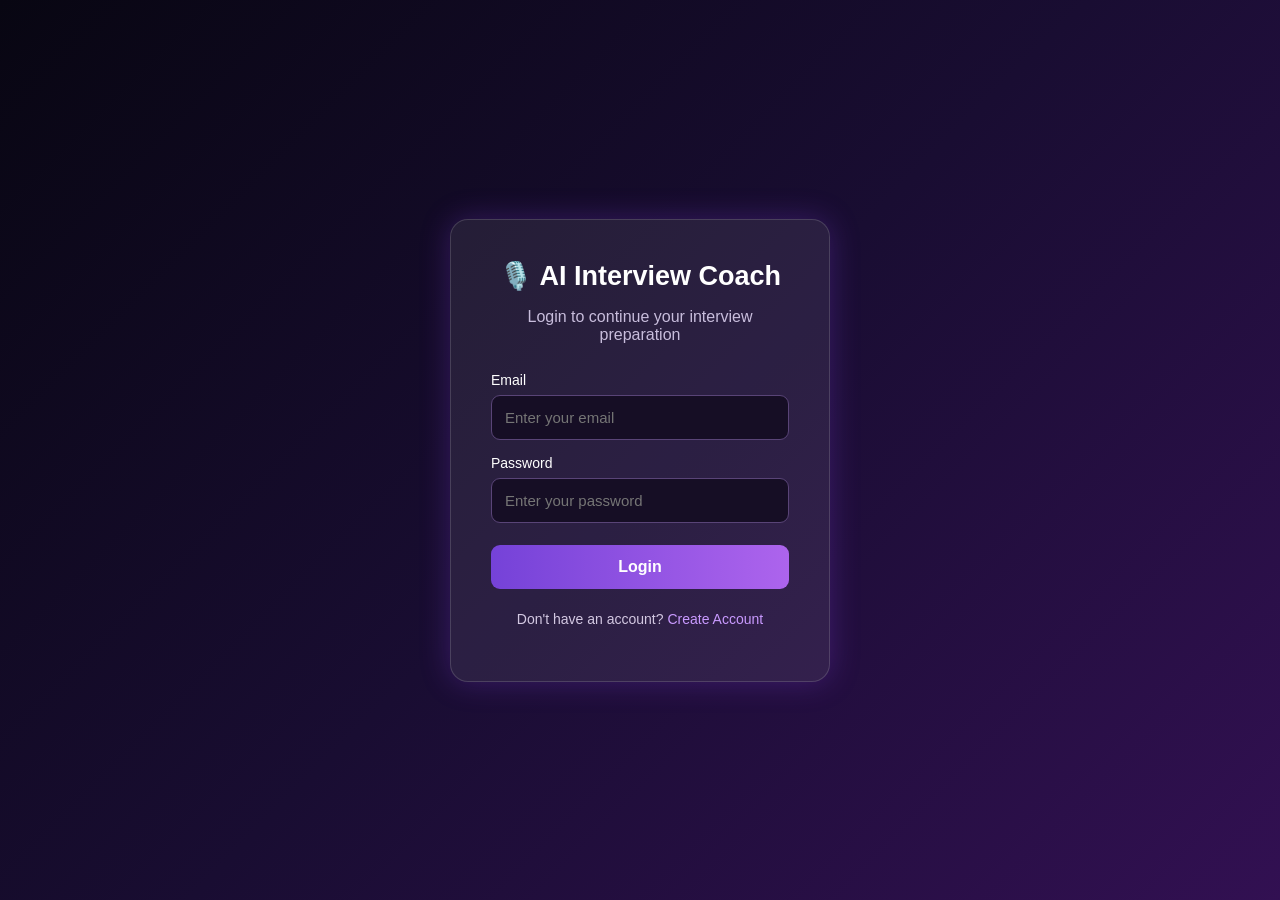
<file: index.html>
<!doctype html>
<html lang="en">
<head>
<meta charset="utf-8">
<meta name="viewport" content="width=device-width, initial-scale=1, viewport-fit=cover">
<title>AI Interview Coach</title>
  <link rel="stylesheet" href="css/style.css">
</head>
<body>
<div class="wrap">
<header>
 <div class="logo">🎙️ <b>AI Interview Coach</b></div>
 <button class="ghost" id="th" aria-label="Toggle theme">◐</button>
</header>

<section id="setup">
<h1>Practice interviews that feel real.</h1>
<p class="sub">Answer out loud, get coached on your words, voice, pace and eye contact, and walk into the real thing with confidence.</p>

<div class="grid">
<div class="card">
<h2>Your mock interview</h2>
<label for="role">Role you’re interviewing for</label>
<input id="role" placeholder="e.g. Junior Data Analyst">

<label for="type">Interview type</label>
<select id="type">
<option value="behavioral">Behavioral</option>
<option value="technical">Technical / role-based</option>
<option value="hr">HR &amp; motivation</option>
</select>

<label for="n">Number of questions</label>
<select id="n"><option>3</option><option selected>5</option></select>

<div class="row" style="margin-top:18px">
<button class="pri" id="go">Start interview →</button>
</div>
<p class="note">No camera or mic? You can still practice by typing your answers.</p>
</div>

<div class="card">
<h2>Camera &amp; microphone</h2>
<div class="video">
<video id="v0" autoplay muted playsinline class="hide"></video>
<span id="ph">📷 Camera is off</span>
</div>
<div class="row" style="margin-top:12px">
<button class="tog" id="tc">📷 Camera: off</button>
<button class="tog" id="tm">🎤 Mic: off</button>
</div>
<div class="bar" style="margin-top:12px"><i id="l0"></i></div>
<p class="note" id="perm">Turn on your camera and microphone for voice and eye-contact feedback.</p>
</div>
</div>

<div class="card" style="margin-top:18px">
<h2>📊 Your interview history</h2>
<p class="note">Your completed practice sessions are saved on this browser.</p>
<div id="historyCompare" class="history-compare">Complete your first interview to start tracking your progress.</div>
<div id="historyList"></div>
</div>
</section>

<section id="load" class="hide card">
<div class="spin"></div>
<p style="text-align:center" id="lt">Preparing your interviewer…</p>
</section>

<section id="live" class="hide">
<div class="grid">
<div class="card">
<span class="pill" id="qn"></span>
<div class="q" id="q"></div>
<div class="row">
<button class="ghost" id="hear">🔊 Hear question</button>
<button class="ghost" id="skip">Skip</button>
</div>
<label for="ans">Your answer (transcribed live, or type it)</label>
<textarea id="ans" placeholder="Tap “Start answering” and speak…"></textarea>
<div class="row" style="margin-top:12px">
<button class="pri" id="sa">● Start answering</button>
<button class="pri hide" id="fa">■ Finish answer</button>
<span class="rec hide" id="rc">REC <span id="tm2">0:00</span></span>
</div>
<p class="note">Tip: aim for 60–120 seconds. Use a clear situation → action → result structure.</p>
</div>

<div class="card">
<div class="video">
<video id="v1" autoplay muted playsinline class="hide"></video>
<span id="ph1">📷 Camera is off</span>
</div>
<div class="meters">
<div class="m"><b id="wpm">–</b><span>words / min</span></div>
<div class="m"><b id="fil">0</b><span>filler words</span></div>
<div class="m"><b id="eye">–</b><span>eye contact</span></div>
</div>
<div class="note">Voice level</div>
<div class="bar"><i id="l1"></i></div>
<div class="row" style="margin-top:12px">
<button class="tog" id="tc1">📷 Camera</button>
<button class="tog" id="tm1">🎤 Mic</button>
</div>
<p class="note" id="perm1"></p>
</div>
</div>
</section>

<section id="report" class="hide"></section>
</div>
  <script src="js/app.js"></script>
</body>
</html>
</file>
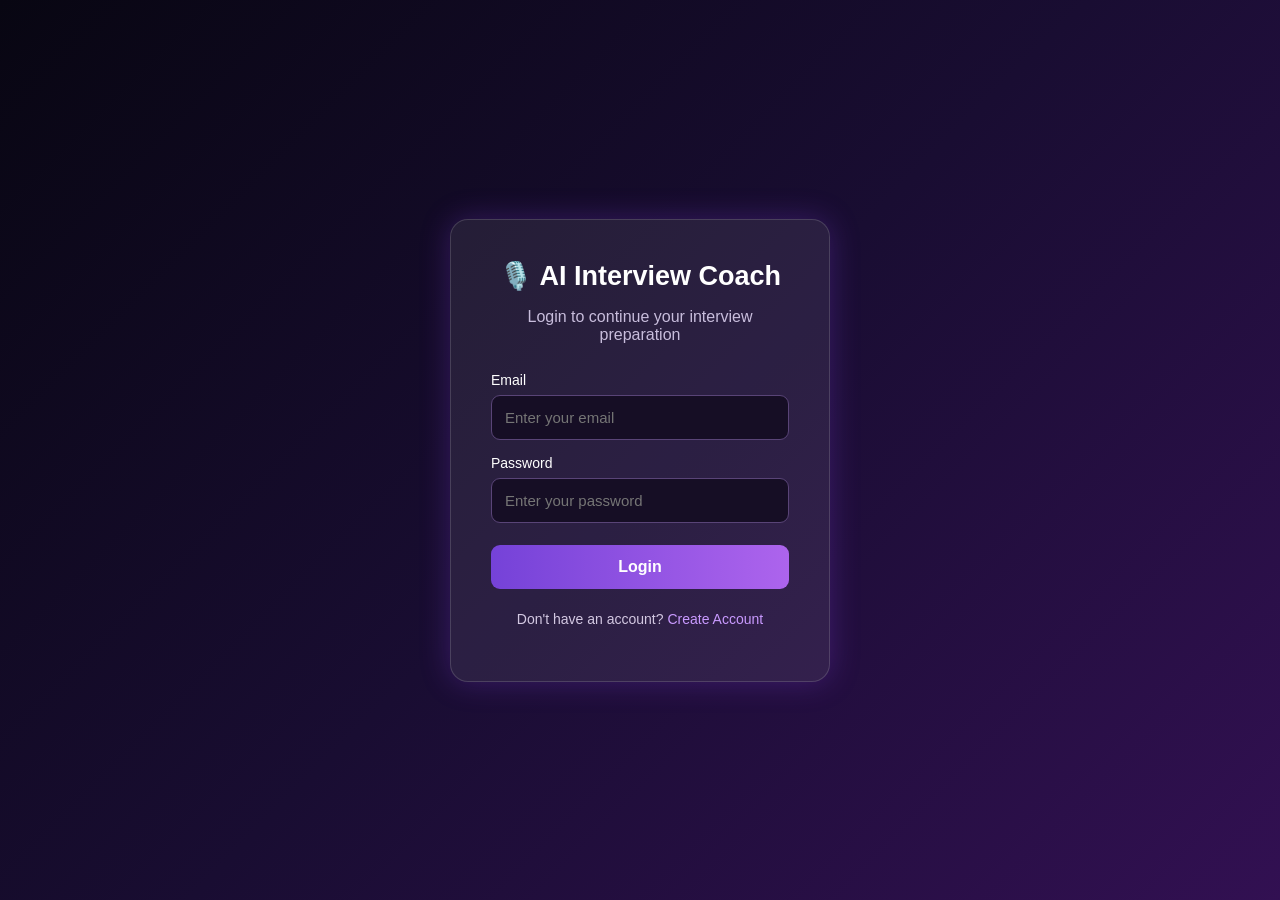
<file: login.html>
<!DOCTYPE html>
<html lang="en">
<head>
<meta charset="UTF-8">
<meta name="viewport" content="width=device-width, initial-scale=1.0">
<title>AI Interview Coach | Login</title>
  <link rel="stylesheet" href="css/auth.css">
</head>
<body>
<div class="container">
 <h1>🎙️ AI Interview Coach</h1>
 <p class="subtitle">Login to continue your interview preparation</p>

 <form id="loginForm">
  <label for="email">Email</label>
  <input type="email" id="email" placeholder="Enter your email" required>

  <label for="password">Password</label>
  <input type="password" id="password" placeholder="Enter your password" required>

  <button type="submit">Login</button>
 </form>

 <p id="message"></p>
 <p class="bottom">Don't have an account? <a href="signup.html">Create Account</a></p>
</div>
  <script src="js/login.js"></script>
</body>
</html>
</file>
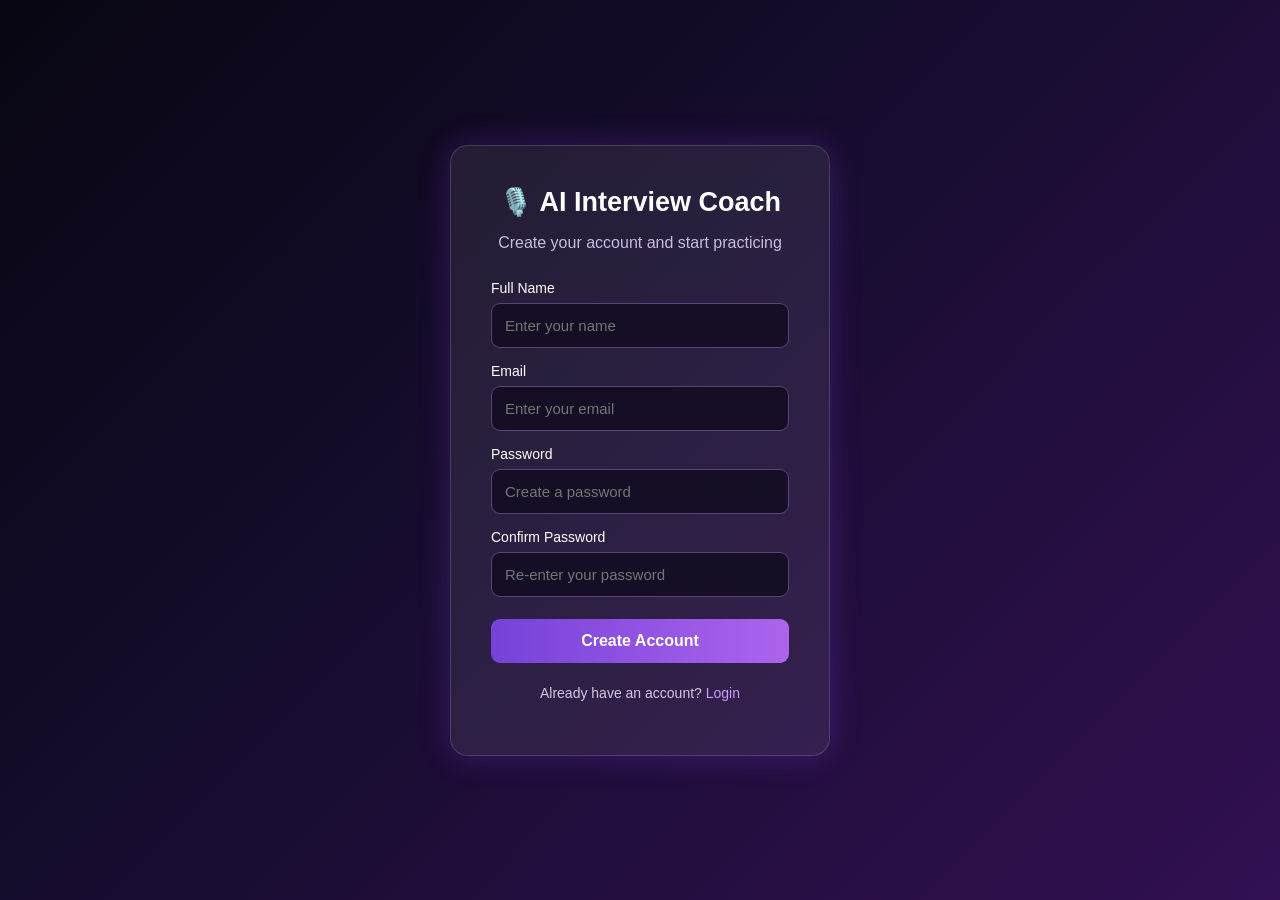
<file: signup.html>
<!DOCTYPE html>
<html lang="en">
<head>
<meta charset="UTF-8">
<meta name="viewport" content="width=device-width, initial-scale=1.0">
<title>AI Interview Coach | Sign Up</title>
  <link rel="stylesheet" href="css/auth.css">
</head>
<body>
<div class="container">
 <h1>🎙️ AI Interview Coach</h1>
 <p class="subtitle">Create your account and start practicing</p>

 <form id="signupForm">
  <label for="name">Full Name</label>
  <input type="text" id="name" placeholder="Enter your name" required>

  <label for="email">Email</label>
  <input type="email" id="email" placeholder="Enter your email" required>

  <label for="password">Password</label>
  <input type="password" id="password" placeholder="Create a password" minlength="6" required>

  <label for="confirmPassword">Confirm Password</label>
  <input type="password" id="confirmPassword" placeholder="Re-enter your password" required>

  <button type="submit">Create Account</button>
 </form>

 <p id="message"></p>
 <p class="bottom">Already have an account? <a href="login.html">Login</a></p>
</div>
  <script src="js/signup.js"></script>
</body>
</html>
</file>
<file: css/style.css>
:root{--bg:#f5f3ff;--card:#fff;--ink:#1d1b2e;--mute:#6b6880;--pri:#6c4cf5;--pri2:#ff7a9c;--ok:#1fa971;--line:#e6e2f5;--soft:#efebff}
:root[data-theme="dark"]{--bg:#12101f;--card:#1c1930;--ink:#f1eefc;--mute:#a29fbd;--line:#2f2a4d;--soft:#26224a;color-scheme:dark}
*{box-sizing:border-box}
body{margin:0;background:radial-gradient(900px 400px at 85% -10%,rgba(108,76,245,.18),transparent),radial-gradient(700px 400px at -10% 10%,rgba(255,122,156,.15),transparent),var(--bg);color:var(--ink);font:16px/1.55 system-ui,-apple-system,Segoe UI,Roboto,sans-serif;min-height:100vh}
.wrap{max-width:1040px;margin:auto;padding:20px 18px 60px}
header{display:flex;justify-content:space-between;align-items:center;margin-bottom:18px}
.logo{font-size:20px;display:flex;gap:8px;align-items:center}
.logo b{background:linear-gradient(90deg,var(--pri),var(--pri2));-webkit-background-clip:text;background-clip:text;color:transparent}
h1{font-size:clamp(28px,5vw,46px);line-height:1.1;margin:8px 0 10px}
h2{margin:0 0 10px;font-size:20px}
.sub{color:var(--mute);max-width:560px;margin:0 0 24px}
.grid{display:grid;grid-template-columns:1fr 1fr;gap:18px}
@media(max-width:760px){.grid{grid-template-columns:1fr}}
.card{background:var(--card);border:1px solid var(--line);border-radius:20px;padding:20px;box-shadow:0 10px 30px rgba(80,60,160,.08)}
label{display:block;font-size:13px;font-weight:600;color:var(--mute);margin:12px 0 6px}
input,select,textarea{width:100%;padding:12px 14px;border-radius:12px;border:1px solid var(--line);background:var(--bg);color:var(--ink);font:inherit}
textarea{min-height:110px;resize:vertical}
button{font:inherit;cursor:pointer;border:0;border-radius:12px;padding:12px 18px;font-weight:600;color:var(--ink);background:var(--soft)}
button.pri{background:linear-gradient(90deg,var(--pri),#8b6cff 60%,var(--pri2));color:#fff;box-shadow:0 8px 20px rgba(108,76,245,.35)}
button:disabled{opacity:.5;cursor:not-allowed}
.ghost{background:transparent;border:1px solid var(--line)}
.row{display:flex;gap:10px;flex-wrap:wrap;align-items:center}
.tog{flex:1;display:flex;align-items:center;gap:8px;justify-content:center;border:1px solid var(--line);background:var(--bg)}
.tog.on{background:rgba(31,169,113,.15);border-color:var(--ok);color:var(--ok)}
.video{position:relative;aspect-ratio:4/3;border-radius:16px;overflow:hidden;background:#0d0b1a;display:grid;place-items:center;color:#9b97b8;text-align:center}
.video video{position:absolute;inset:0;width:100%;height:100%;object-fit:cover;transform:scaleX(-1)}
.pill{display:inline-block;font-size:12px;padding:4px 10px;border-radius:99px;background:var(--soft);color:var(--mute);font-weight:600}
.hide{display:none!important}
.note{font-size:13px;color:var(--mute);margin-top:10px}
.q{font-size:clamp(20px,3vw,26px);font-weight:700;line-height:1.3;margin:10px 0 16px}
.meters{display:grid;grid-template-columns:repeat(3,1fr);gap:10px;margin:14px 0}
.m{background:var(--bg);border:1px solid var(--line);border-radius:14px;padding:10px;text-align:center}
.m b{display:block;font-size:20px}.m span{font-size:12px;color:var(--mute)}
.bar{height:8px;border-radius:9px;background:var(--line);overflow:hidden}
.bar i{display:block;height:100%;width:0;background:linear-gradient(90deg,var(--ok),var(--pri));transition:width .15s}
.rec{display:inline-flex;gap:6px;align-items:center;color:#e5484d;font-weight:700}
.rec:before{content:"";width:10px;height:10px;border-radius:50%;background:#e5484d;animation:p 1s infinite}
@keyframes p{50%{opacity:.25}}
.rings{display:grid;grid-template-columns:repeat(auto-fit,minmax(120px,1fr));gap:14px;margin:18px 0}
.ringw{text-align:center;font-size:13px;color:var(--mute)}
.ring{--p:0;width:96px;height:96px;margin:0 auto 6px;border-radius:50%;display:grid;place-items:center;background:conic-gradient(var(--pri) calc(var(--p)*1%),var(--line) 0)}
.ring b{width:76px;height:76px;border-radius:50%;background:var(--card);display:grid;place-items:center;font-size:24px;color:var(--ink)}
.tips li{margin:8px 0}.good{color:var(--ok)}.imp{color:#e8a317}
.stats{display:flex;gap:8px;flex-wrap:wrap;margin:8px 0}
blockquote{margin:8px 0;padding:8px 12px;border-left:3px solid var(--pri);background:var(--bg);border-radius:0 10px 10px 0;color:var(--mute);font-size:14px}
.spin{width:34px;height:34px;border-radius:50%;border:4px solid var(--line);border-top-color:var(--pri);animation:r 1s linear infinite;margin:20px auto}
@keyframes r{to{transform:rotate(360deg)}}
.history-item{border:1px solid var(--line);border-radius:13px;padding:13px;margin-top:10px;background:var(--bg)}
.history-top{display:flex;justify-content:space-between;gap:10px;flex-wrap:wrap}
.history-score{font-size:22px;font-weight:800;color:var(--pri)}
.history-compare{background:var(--soft);padding:14px;border-radius:14px;margin:12px 0}
</file>
<file: css/auth.css>
*{box-sizing:border-box}
body{
 margin:0;min-height:100vh;display:flex;align-items:center;
 justify-content:center;font-family:Arial,sans-serif;
 background:linear-gradient(135deg,#080612,#190d32,#321052);
 color:white;padding:20px
}
.container{
 width:380px;max-width:100%;padding:40px;
 background:rgba(255,255,255,.08);
 border:1px solid rgba(255,255,255,.15);
 border-radius:18px;box-shadow:0 0 30px rgba(150,70,255,.25)
}
h1{text-align:center;margin:0 0 10px;font-size:27px}
.subtitle{text-align:center;color:#c8bddc;margin-bottom:28px}
label{display:block;margin:15px 0 7px;font-size:14px}
input{
 width:100%;padding:13px;border-radius:9px;
 border:1px solid #594477;background:#160e25;
 color:white;font-size:15px;outline:none
}
input:focus{border-color:#b58cff}
button{
 width:100%;padding:13px;margin-top:22px;border:0;
 border-radius:9px;background:linear-gradient(90deg,#7542d8,#ad64ed);
 color:white;font-size:16px;font-weight:bold;cursor:pointer
}
button:hover{opacity:.9}
.bottom{text-align:center;margin-top:22px;color:#d3c8e2;font-size:14px}
a{color:#c99aff;text-decoration:none}
a:hover{text-decoration:underline}
#message{color:#ff8b9b;text-align:center;font-size:14px;margin-top:14px}
</file>
